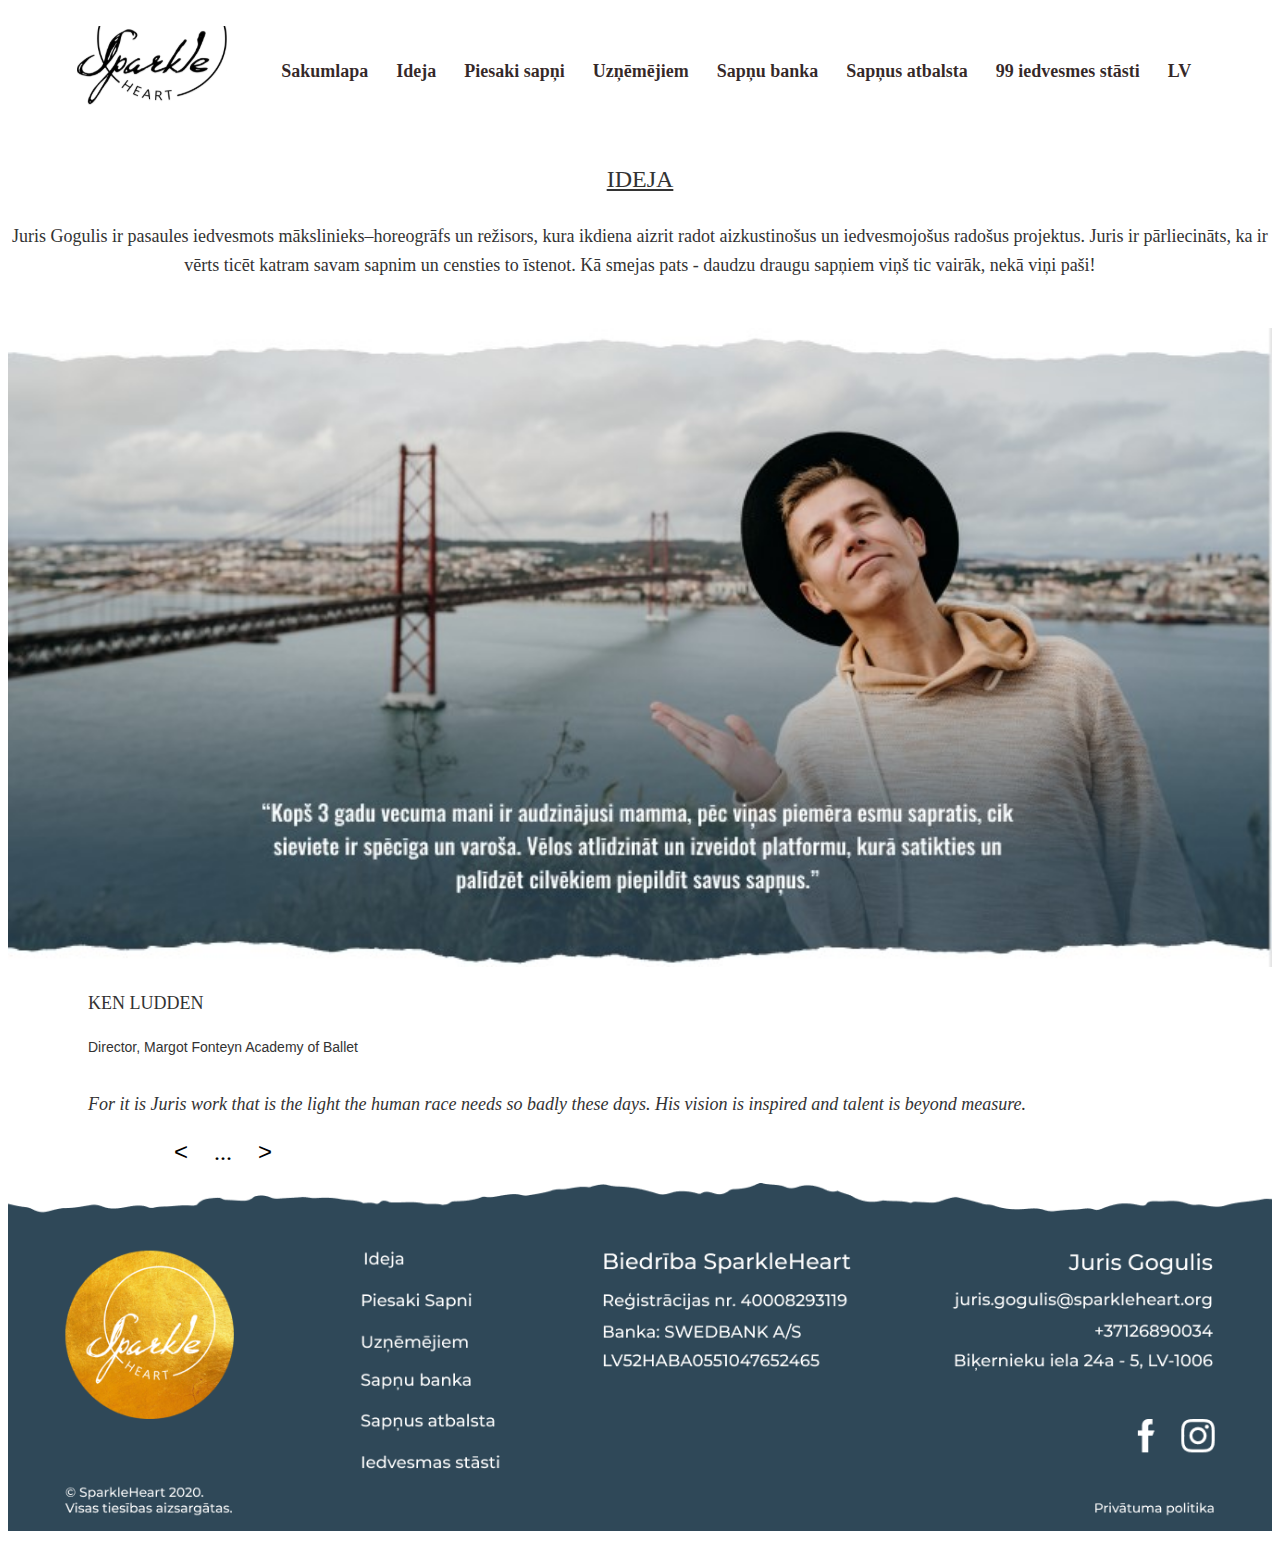
<file: Task_2_Aleksandrs_Bērziņš2/ideja.html>
<!DOCTYPE html>
<html lang="lv">

<head>
    <meta charset="UTF-8" />
    <meta name="viewport" content="width=device-width, initial-scale=1.0" />
    <title>Ideja</title>
    <link rel="stylesheet" href="assets/css/styles.css" />
    <link rel="preconnect" href="https://fonts.gstatic.com" />
    <link href="https://fonts.googleapis.com/css2?family=Poppins:wght@600&display=swap" rel="stylesheet" />
    <link rel="stylesheet" href="https://stackpath.bootstrapcdn.com/font-awesome/4.7.0/css/font-awesome.min.css" />
</head>

<body>
    <section class="header">
        <nav>
            <a href="index.html"><img src="assets\img\BlackLogo 3.svg" /></a>
            <div class="nav-links" id="navLinks">
                <i class="fa fa-times" onclick="hideMenu()"></i>
                <ul>
                    <li><a href="index.html">Sakumlapa</a></li>
                    <li><a href="ideja.html">Ideja</a></li>
                    <li><a href="piesaki sapni.html">Piesaki sapņi</a></li>
                    <li><a href="uznemejiem.html">Uzņēmējiem</a></li>
                    <li><a href="sapnu banka.html">Sapņu banka</a></li>
                    <li>
                        <a href="sapnus atbalsta.html">Sapņus atbalsta</a>
                    </li>
                    <li>
                        <a href="99iedvesmesstasti.html">99 iedvesmes stāsti</a>
                    </li>
                    <li><a href="lv.html">LV</a></li>
                </ul>
            </div>
            <i class="fa fa-bars" onclick="showMenu()"></i>
        </nav>
    </section>
    <div class="textbox h2">
        <p>IDEJA</p>
    </div>
    <div class="textbox h3">
        <p>
            Juris Gogulis ir pasaules iedvesmots
            mākslinieks–horeogrāfs un režisors, kura ikdiena aizrit
            radot aizkustinošus un iedvesmojošus radošus projektus.
            Juris ir pārliecināts, ka ir vērts ticēt katram savam
            sapnim un censties to īstenot. Kā smejas pats - daudzu
            draugu sapņiem viņš tic vairāk, nekā viņi paši!
        </p>
    </div>
    <div class="full-width-image">
        <img src="assets\img\Rectangle 38.jpg" alt="Rectangle 38" />
    </div>

    <div class="last-sentence bold">
        <p>Ken Ludden</p>
    </div>
    <div class="last-sentence normal">
        <p>
            Director, Margot Fonteyn Academy of Ballet</p>
    </div>
    <div class="last-sentence italic">
        <p>
            For it is Juris work that is the light the human race needs so
            badly these days. His vision is inspired and talent is beyond
            measure.</p>
    </div>
    <div class="button-container lr">
        <button class="button left-arrow">&lt;</button>
        <span class="dots">...</span>
        <button class="button right-arrow">&gt;</button>
    </div>
    <div class="full-width-image">

        <img src="assets\img\footer.png" alt="Footer" />
    </div>
    </div>
    </div>
    <!------JavaScript for Toggle Menu------->
    <script>
        var navLinks = document.getElementById("navLinks");

        function showMenu() {
            navLinks.style.right = "0";
        }

        function hideMenu() {
            navLinks.style.right = "-200px";
        }
    </script>
</body>

</html>
</file>
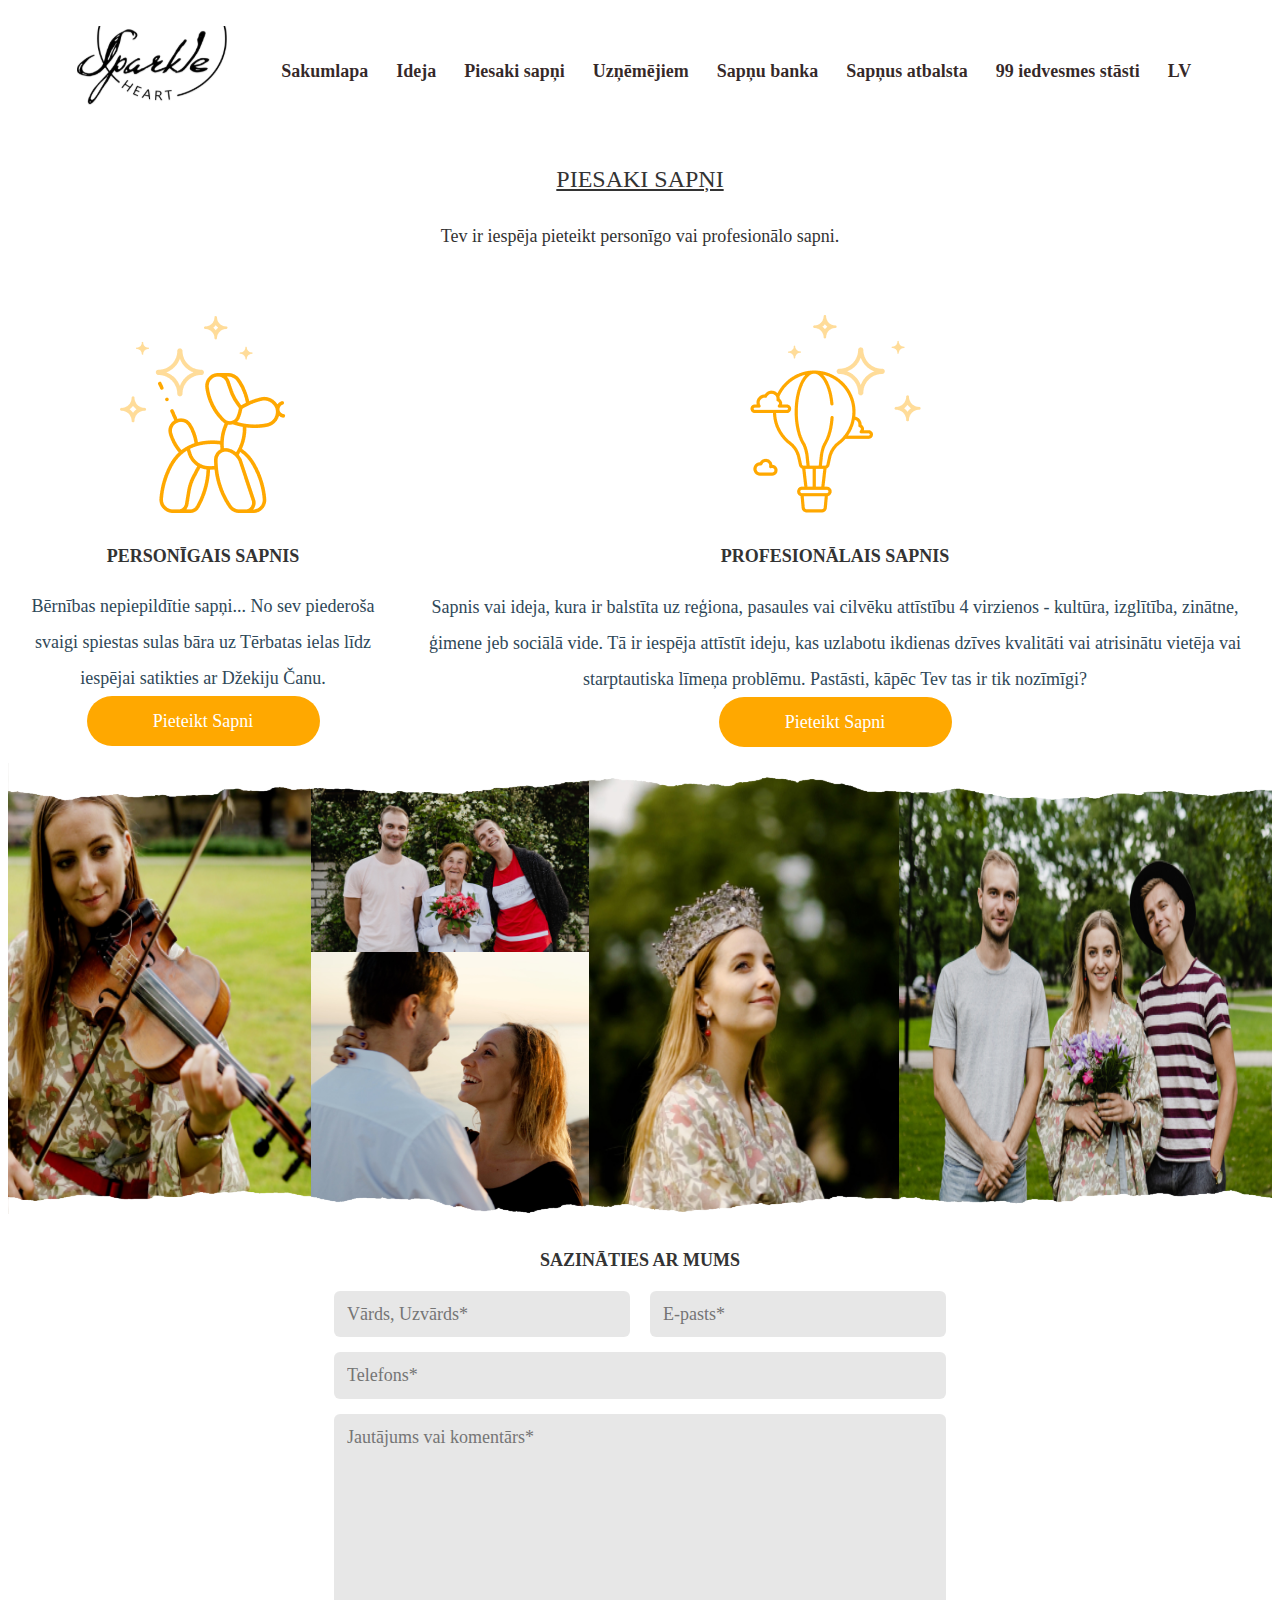
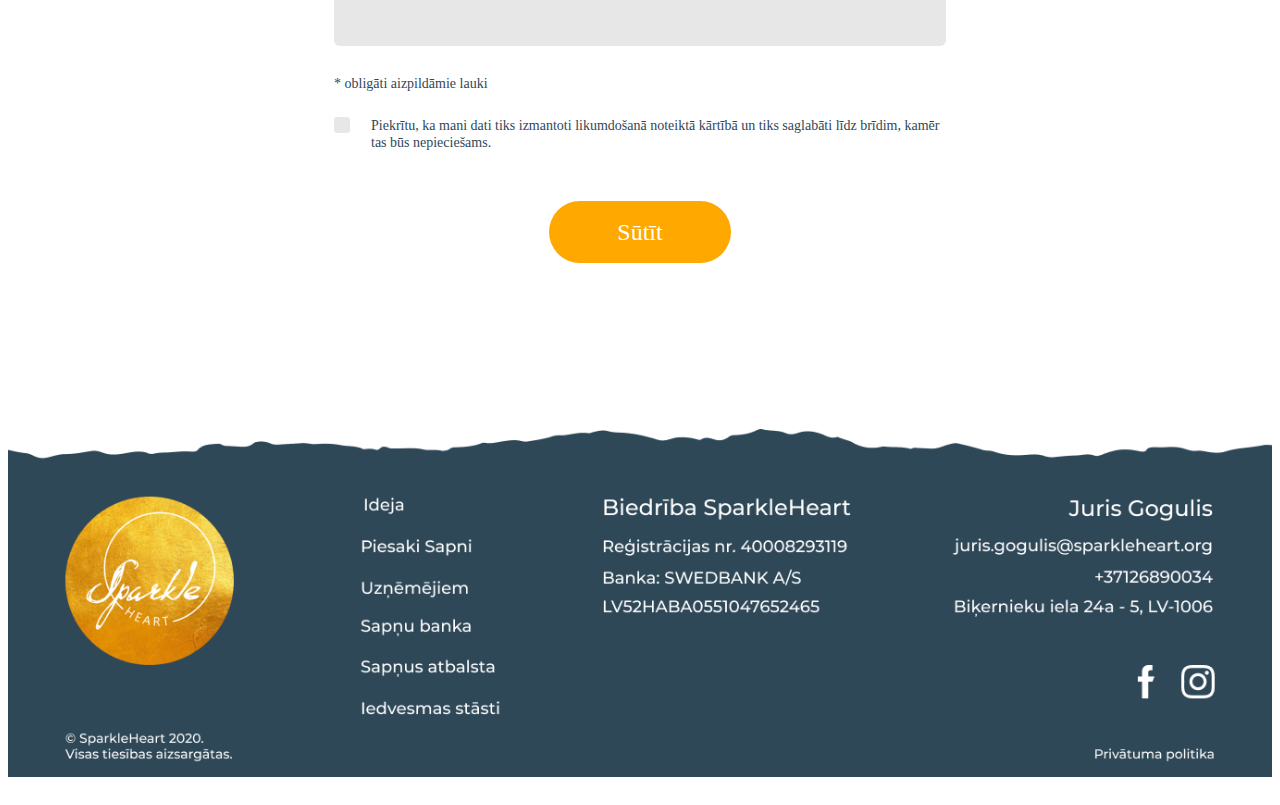
<file: Task_2_Aleksandrs_Bērziņš2/piesaki sapni.html>
<!DOCTYPE html>
<html lang="lv">

<head>
    <meta charset="UTF-8" />
    <meta name="viewport" content="width=device-width, initial-scale=1.0" />
    <title>Piesaki sapņi</title>
    <link rel="stylesheet" href="assets/css/styles.css" />
    <link rel="preconnect" href="https://fonts.gstatic.com" />
    <link href="https://fonts.googleapis.com/css2?family=Poppins:wght@600&display=swap" rel="stylesheet" />
    <link rel="stylesheet" href="https://stackpath.bootstrapcdn.com/font-awesome/4.7.0/css/font-awesome.min.css" />
</head>

<body>
    <section class="header">
        <nav>
            <a href="index.html"><img src="assets\img\BlackLogo 3.svg" /></a>
            <div class="nav-links" id="navLinks">
                <i class="fa fa-times" onclick="hideMenu()"></i>
                <ul>
                    <li><a href="index.html">Sakumlapa</a></li>
                    <li><a href="ideja.html">Ideja</a></li>
                    <li><a href="piesaki sapni.html">Piesaki sapņi</a></li>
                    <li><a href="uznemejiem.html">Uzņēmējiem</a></li>
                    <li><a href="sapnu banka.html">Sapņu banka</a></li>
                    <li>
                        <a href="sapnus atbalsta.html">Sapņus atbalsta</a>
                    </li>
                    <li>
                        <a href="99iedvesmesstasti.html">99 iedvesmes stāsti</a>
                    </li>
                    <li><a href="lv.html">LV</a></li>
                </ul>
            </div>
            <i class="fa fa-bars" onclick="showMenu()"></i>
        </nav>
    </section>
    <div class="textbox h2">
        <p>PIESAKI SAPŅI</p>
    </div>
    <div class="textbox h3">
        <p>
            Tev ir iespēja pieteikt personīgo vai profesionālo
            sapni.
        </p>
    </div>
    <div class="buttons-div">
        <div class="buttons-div-inner">
            <img src="assets\img\Group 12.png" alt="Group 12" />
            <p>PERSONĪGAIS SAPNIS</p>
            <div class="textbox-content">Bērnības nepiepildītie sapņi... No sev piederoša svaigi spiestas sulas bāra
                uz
                Tērbatas ielas līdz iespējai satikties ar Džekiju Čanu.</div>
            <div class="buttons-div-inner-buttons left">
                <a class="button">Pieteikt Sapni</a>
            </div>
        </div>
        <div class="buttons-div-inner">
            <img src="assets\img\Group 13.png" alt="Group 13" />
            <p>PROFESIONĀLAIS SAPNIS</p>
            <div class="textbox-content">Sapnis vai ideja, kura ir balstīta uz reģiona, pasaules vai cilvēku attīstību
                4
                virzienos - kultūra, izglītība, zinātne, ģimene jeb sociālā vide. Tā ir iespēja attīstīt ideju, kas
                uzlabotu ikdienas dzīves kvalitāti vai atrisinātu vietēja vai starptautiska līmeņa problēmu. Pastāsti,
                kāpēc Tev tas ir tik nozīmīgi?</div>
            <div class="buttons-div-inner-buttons">
                <a class="button">Pieteikt Sapni</a>
            </div>
        </div>
    </div>
    <img class="transition-top" src="assets/img/ripped 6 7.svg" />
    <div class="photos-div-col">
        <div class="photos-div-row">
            <img class="photo" id="photo1" src="assets\img\Lauma_4.jpg" />
            <div class="photos-inner" id="photo3">
                <img src="assets\img\Brinuma_meita-3.jpg" />
                <img src="assets\img\Anda_2.png" />
            </div>
            <img class="photo" id="photo2" src="assets\img\Lauma_3.jpg" />

            <img class="photo" id="photo4" src="assets\img\Brinuma_meita-2.jpg" />
        </div>
        <div>
            <img class="transition-bottom" src="assets/img/ripped 6 8.svg" />
        </div>
    </div>
    <div class="photos-div-mobile">
        <img src="assets/img/center_image_mobile.png" />
    </div>
    <div class="input-div">
        <p class="input-title">SAZINĀTIES AR MUMS</p>
        <div class="input-div-inner">
            <div class="input-div-row">
                <input id="input-name" type="text" placeholder="Vārds, Uzvārds*"></input>
                <input id="input-email" type="text" placeholder="E-pasts*"></input>
            </div>
            <input id="input-phone" type="text" placeholder="Telefons*"></input>
            <textarea id="input-question" placeholder="Jautājums vai komentārs*"></textarea>
            <p class="input-comment">* obligāti aizpildāmie lauki</p>

            <div class="input-accept">
                <div id="input-checkbox">
                    <input onchange="check()" id="accept-checkbox" type="checkbox"></input>
                </div>
                <p id="checkbox-text">Piekrītu, ka mani dati tiks izmantoti likumdošanā noteiktā kārtībā un tiks
                    saglabāti līdz brīdim, kamēr tas būs nepieciešams.</p>
            </div>
            <div class="buttons-div-inner">
                <div class="button-send">
                    <a class="button">Sūtīt</a>
                </div>
            </div>
        </div>
        <div class="full-width-image">
            <img src="assets\img\footer.png" alt="Footer" />
        </div>
    </div>
    </div>
    <!------JavaScript for Toggle Menu------->
    <script>
        var navLinks = document.getElementById("navLinks");

        function showMenu() {
            navLinks.style.right = "0";
        }

        function hideMenu() {
            navLinks.style.right = "-200px";
        }
    </script>
    <!------JavaScript for checkbox------->
    <script src="assets\js\script1.js"></script>
</body>

</html>
</file>
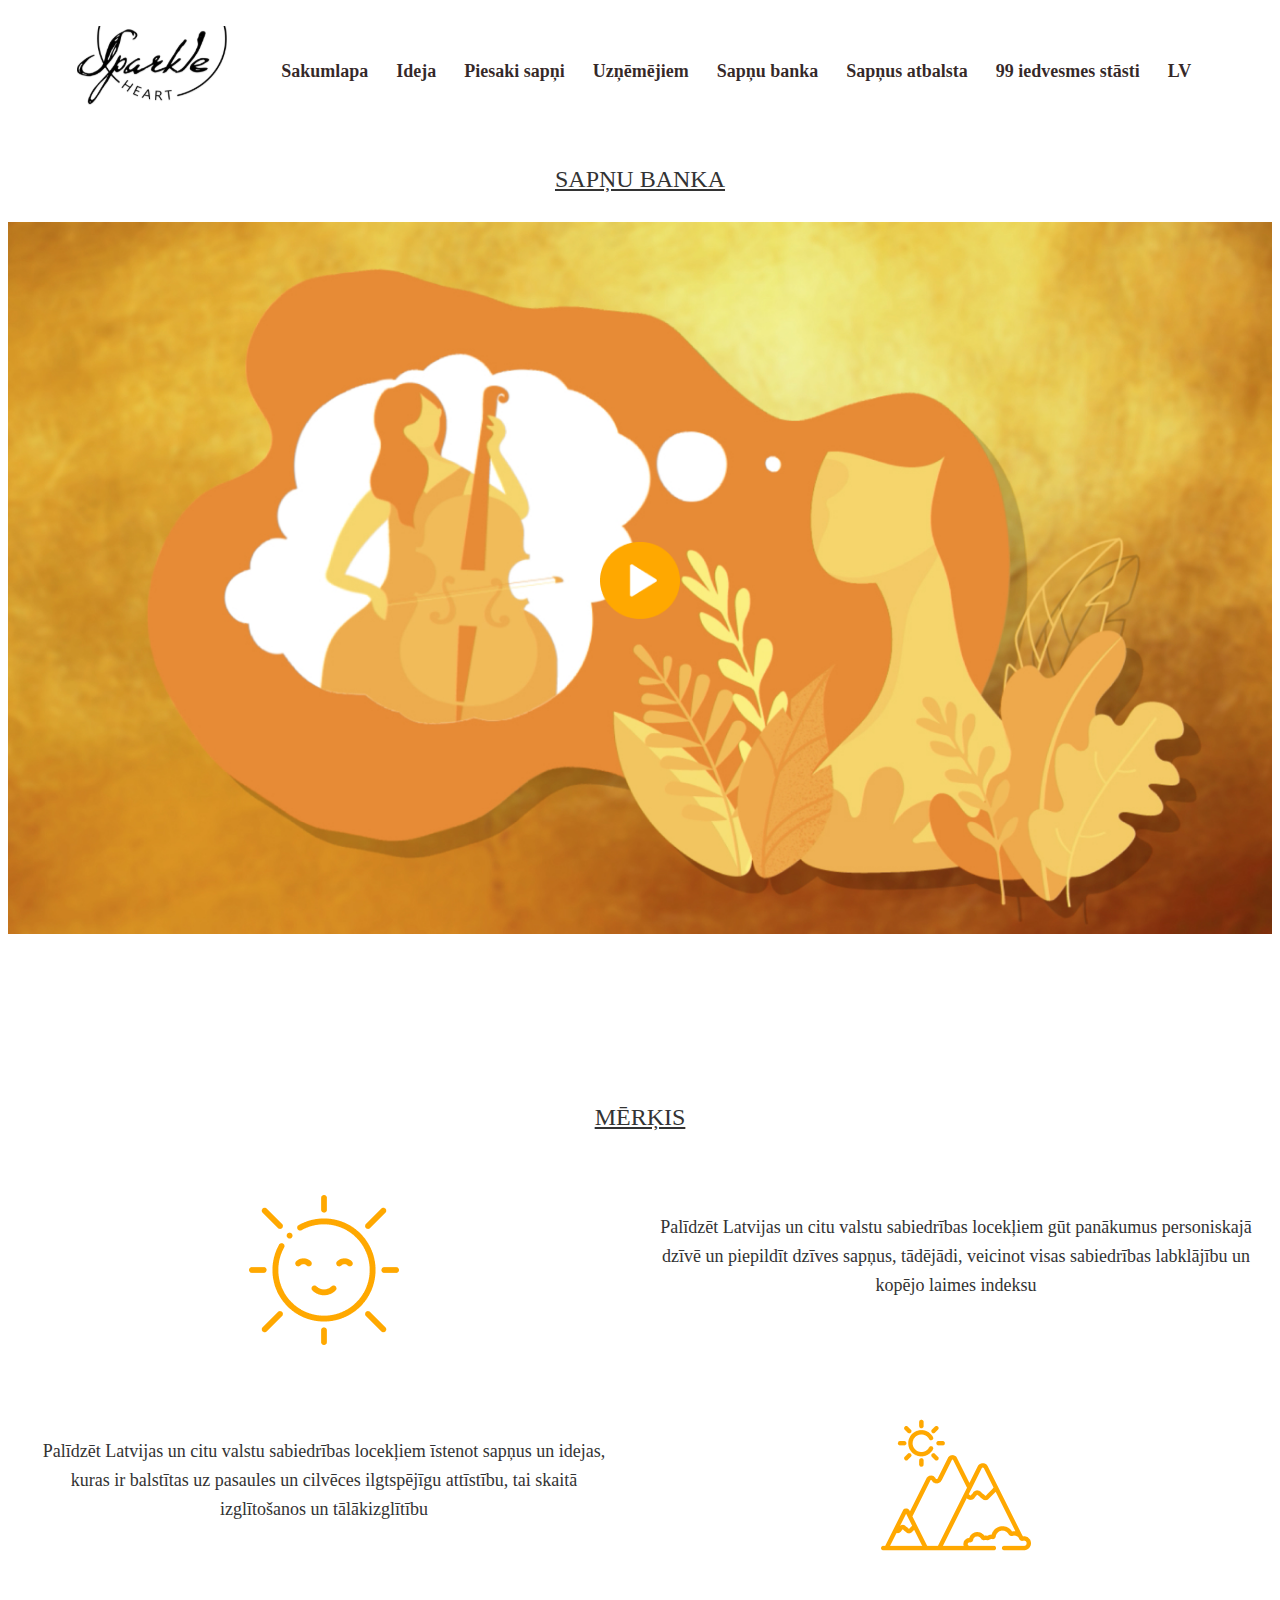
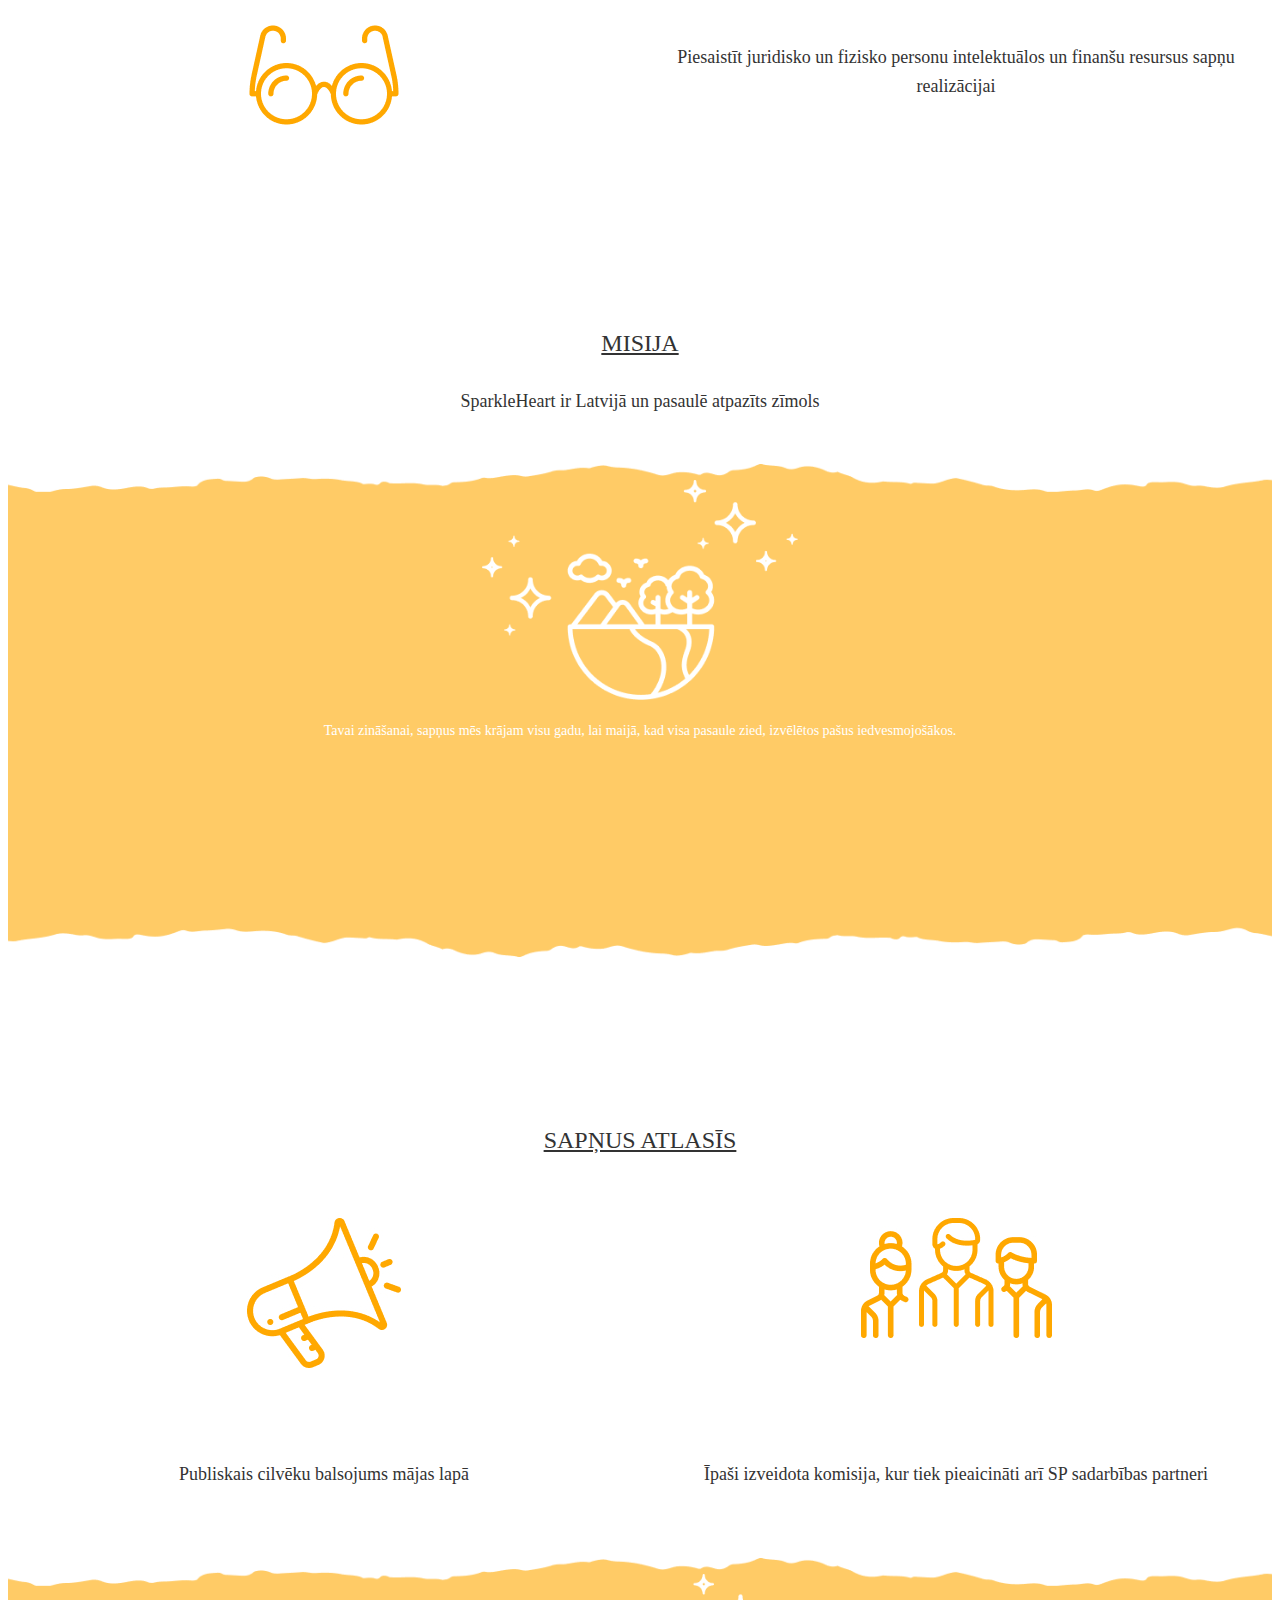
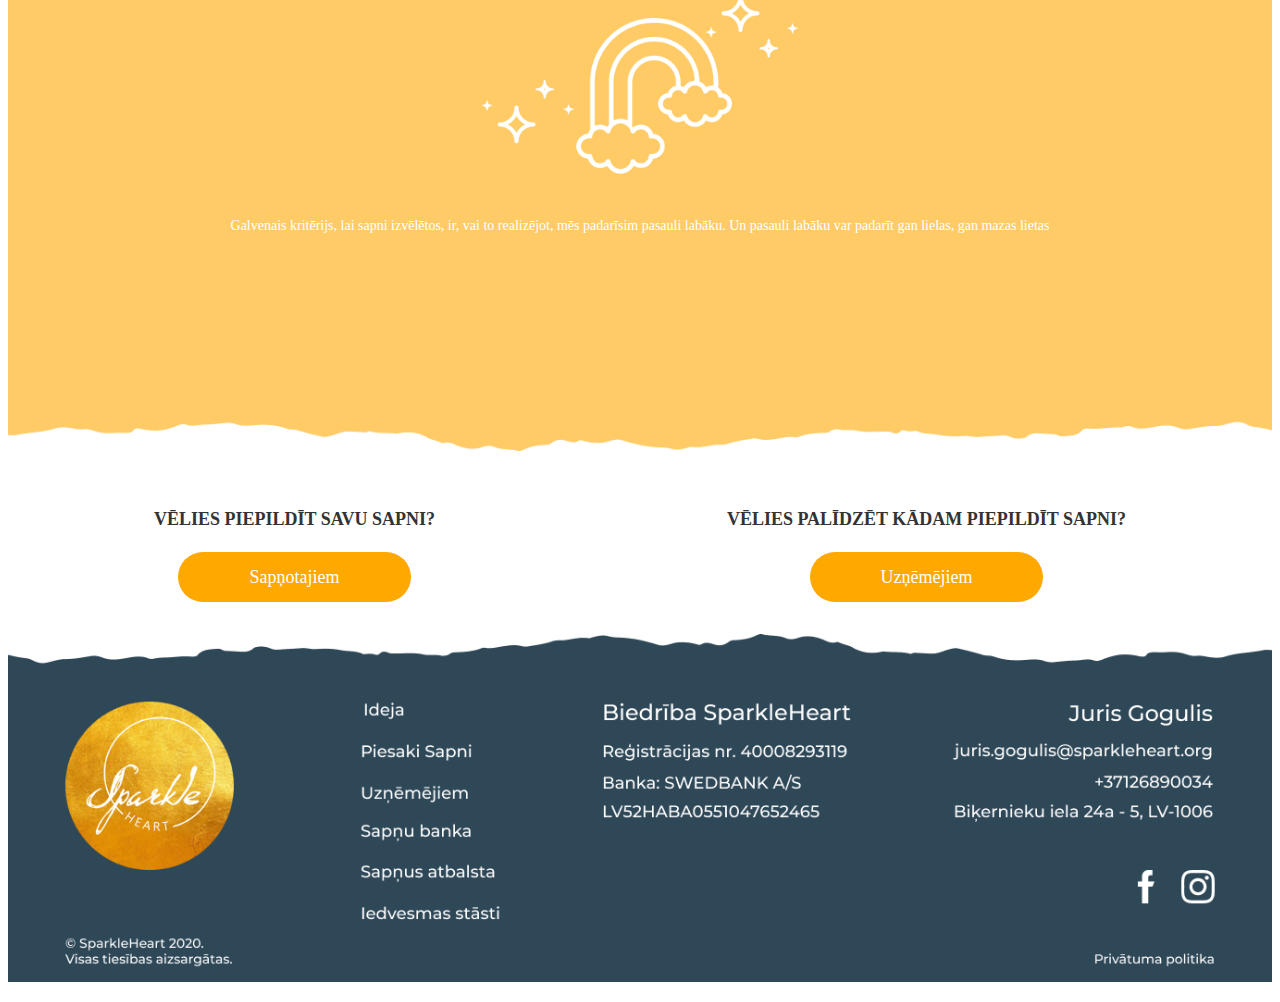
<file: Task_2_Aleksandrs_Bērziņš2/sapnu banka.html>
<!DOCTYPE html>
<html lang="lv">

<head>
    <meta charset="UTF-8" />
    <meta name="viewport" content="width=device-width, initial-scale=1.0" />
    <title>Sapņu banka</title>
    <link rel="stylesheet" href="assets/css/styles.css" />
    <link rel="preconnect" href="https://fonts.gstatic.com" />
    <link href="https://fonts.googleapis.com/css2?family=Poppins:wght@600&display=swap" rel="stylesheet" />
    <link rel="stylesheet" href="https://stackpath.bootstrapcdn.com/font-awesome/4.7.0/css/font-awesome.min.css" />
</head>

<body>
    <section class="header">
        <nav>
            <a href="index.html"><img src="assets\img\BlackLogo 3.svg" /></a>
            <div class="nav-links" id="navLinks">
                <i class="fa fa-times" onclick="hideMenu()"></i>
                <ul>
                    <li><a href="index.html">Sakumlapa</a></li>
                    <li><a href="ideja.html">Ideja</a></li>
                    <li><a href="piesaki sapni.html">Piesaki sapņi</a></li>
                    <li><a href="uznemejiem.html">Uzņēmējiem</a></li>
                    <li><a href="sapnu banka.html">Sapņu banka</a></li>
                    <li>
                        <a href="sapnus atbalsta.html">Sapņus atbalsta</a>
                    </li>
                    <li>
                        <a href="99iedvesmesstasti.html">99 iedvesmes stāsti</a>
                    </li>
                    <li><a href="lv.html">LV</a></li>
                </ul>
            </div>
            <i class="fa fa-bars" onclick="showMenu()"></i>
        </nav>
    </section>
    <div class="textbox h2">
        <p>SAPŅU BANKA</p>
    </div>
    <div class="full-width-image">
        <img src="assets\img\instruments.jpg" alt="instruments" />
        <div class="play-button">
            <img src="assets/img/Group 2.png" alt="Play Button" id="play-button" />
        </div>
    </div>
    <div class="textbox h2">
        <p>MĒRĶIS</p>
    </div>
    <div class="container1">
        <div class="column1">
            <img src="assets\img\Vector.png" alt="Saule">
        </div>
        <div class="column1">
            <p>Palīdzēt Latvijas un citu valstu sabiedrības locekļiem gūt panākumus personiskajā dzīvē un piepildīt
                dzīves sapņus, tādējādi, veicinot visas sabiedrības labklājību un kopējo laimes indeksu</p>
        </div>
    </div>
    <div class="container1">
        <div class="column1">
            <p>Palīdzēt Latvijas un citu valstu sabiedrības locekļiem īstenot sapņus un idejas, kuras ir balstītas uz
                pasaules un cilvēces ilgtspējīgu attīstību, tai skaitā izglītošanos un tālākizglītību</p>
        </div>
        <div class="column1">
            <img src="assets\img\Vector (1).png" alt="Kalns">
        </div>
    </div>
    <div class="container1">
        <div class="column1">
            <img src="assets\img\Vector (2).png" alt="Brilles">
        </div>
        <div class="column1">
            <p>Piesaistīt juridisko un fizisko personu intelektuālos un finanšu resursus sapņu realizācijai</p>
        </div>
    </div>
    <div class="textbox h2">
        <p>MISIJA</p>
    </div>
    <div class="textbox h3">
        <p>
            SparkleHeart ir Latvijā un pasaulē atpazīts zīmols
        </p>
    </div>
    <div class="image-container">
        <div class="full-width-image">
            <img src="assets\img\Union.png" alt="Union" />
        </div>
        <img class="overlay-image" src="assets\img\Group 14.png" alt="Group 14" />
        <div class="image-text">
            Tavai zināšanai, sapņus mēs krājam visu gadu, lai maijā, kad
            visa pasaule zied, izvēlētos pašus iedvesmojošākos.
        </div>
    </div>
    <div class="textbox h2">
        <p>SAPŅUS ATLASĪS</p>
    </div>
    <div class="container1">
        <div class="column1">
            <img src="assets\img\Vector6.jpg" alt="Mikrofons">
        </div>
        <div class="column1">
            <img src="assets\img\Vector7.jpg" alt="Cilveki">
        </div>
    </div>
    <div class="container1">
        <div class="column1">
            <p>Publiskais cilvēku balsojums mājas lapā</p>
        </div>
        <div class="column1">
            <p>Īpaši izveidota komisija, kur tiek pieaicināti arī SP sadarbības partneri</p>
        </div>
    </div>
    <div class="image-container">
        <div class="full-width-image">
            <img src="assets\img\Union.png" alt="Union" />
        </div>
        <img class="overlay-image" src="assets\img\Group 15.png" alt="Group 15" />
        <div class="image-text">
            Galvenais kritērijs, lai sapni izvēlētos, ir, vai to realizējot,
            mēs padarīsim pasauli labāku. Un pasauli labāku var padarīt gan
            lielas, gan mazas lietas
        </div>
    </div>
    <div class="buttons-div">
        <div class="buttons-div-inner">
            <p>VĒLIES PIEPILDĪT SAVU SAPNI?</p>
            <div class="buttons-div-inner-buttons left">
                <a class="button">Sapņotajiem</a>
            </div>
        </div>
        <div class="buttons-div-inner">
            <p>VĒLIES PALĪDZĒT KĀDAM PIEPILDĪT SAPNI?</p>
            <div class="buttons-div-inner-buttons">
                <a class="button">Uzņēmējiem</a>
            </div>
        </div>
    </div>
    <div class="full-width-image">
        <img src="assets\img\footer.png" alt="Footer" />
    </div>
    </div>
    </div>

    <!------JavaScript for Toggle Menu------->
    <script>
        var navLinks = document.getElementById("navLinks");

        function showMenu() {
            navLinks.style.right = "0";
        }

        function hideMenu() {
            navLinks.style.right = "-200px";
        }
    </script>
</body>

</html>
</file>
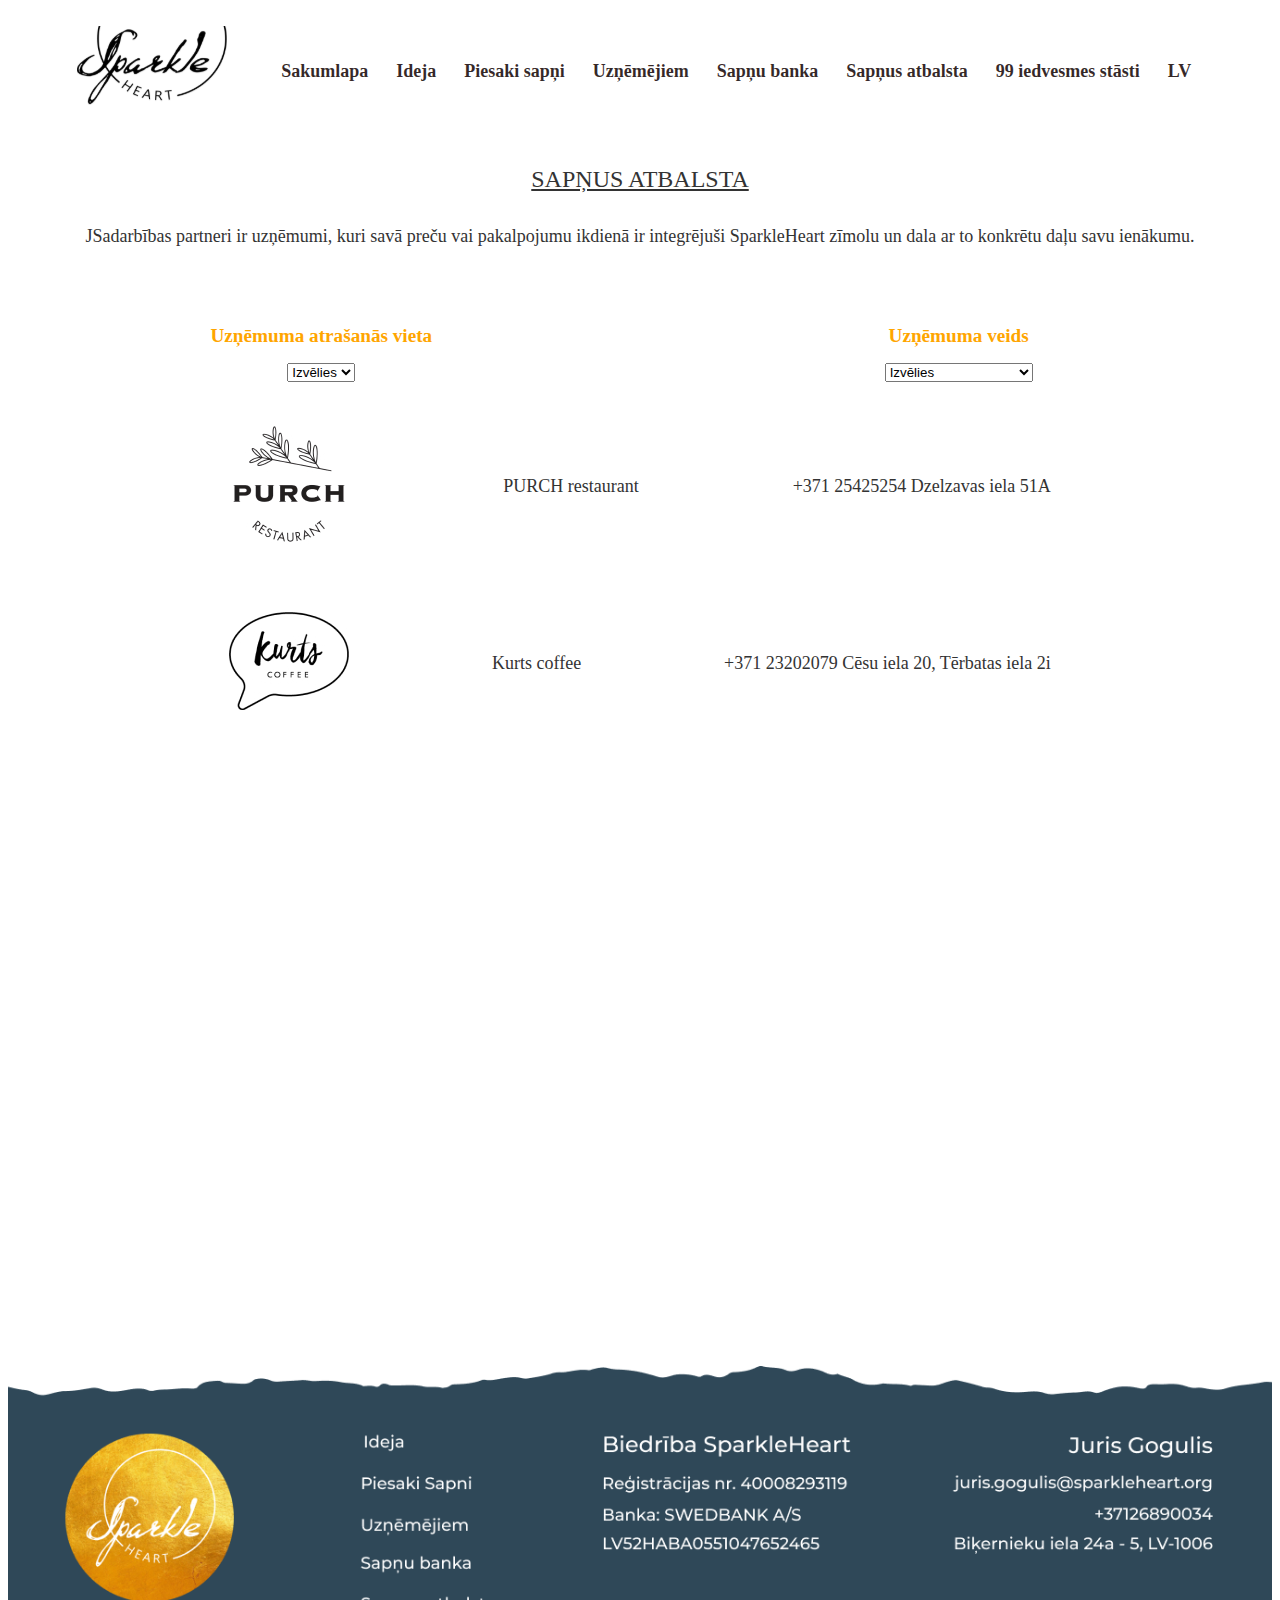
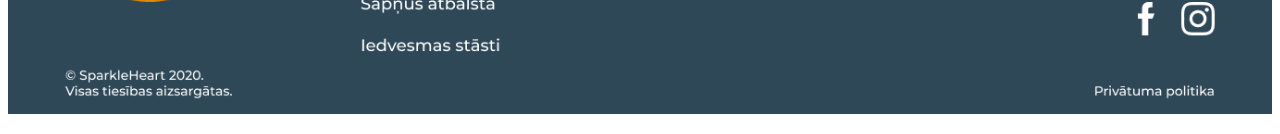
<file: Task_2_Aleksandrs_Bērziņš2/sapnus atbalsta.html>
<!DOCTYPE html>
<html lang="lv">

<head>
    <meta charset="UTF-8" />
    <meta name="viewport" content="width=device-width, initial-scale=1.0" />
    <title>Sapņus atbalsta</title>
    <link rel="stylesheet" href="assets/css/styles.css" />
    <link rel="preconnect" href="https://fonts.gstatic.com" />
    <link href="https://fonts.googleapis.com/css2?family=Poppins:wght@600&display=swap" rel="stylesheet" />
    <link rel="stylesheet" href="https://stackpath.bootstrapcdn.com/font-awesome/4.7.0/css/font-awesome.min.css" />
</head>

<body>
    <section class="header">
        <nav>
            <a href="index.html"><img src="assets\img\BlackLogo 3.svg" /></a>
            <div class="nav-links" id="navLinks">
                <i class="fa fa-times" onclick="hideMenu()"></i>
                <ul>
                    <li><a href="index.html">Sakumlapa</a></li>
                    <li><a href="ideja.html">Ideja</a></li>
                    <li><a href="piesaki sapni.html">Piesaki sapņi</a></li>
                    <li><a href="uznemejiem.html">Uzņēmējiem</a></li>
                    <li><a href="sapnu banka.html">Sapņu banka</a></li>
                    <li>
                        <a href="sapnus atbalsta.html">Sapņus atbalsta</a>
                    </li>
                    <li>
                        <a href="99iedvesmesstasti.html">99 iedvesmes stāsti</a>
                    </li>
                    <li><a href="lv.html">LV</a></li>
                </ul>
            </div>
            <i class="fa fa-bars" onclick="showMenu()"></i>
        </nav>
    </section>
    <div class="textbox h2">
        <p>SAPŅUS ATBALSTA</p>
    </div>
    <div class="textbox h3">
        <p>
            JSadarbības partneri ir uzņēmumi, kuri savā preču vai
            pakalpojumu ikdienā ir integrējuši SparkleHeart zīmolu
            un dala ar to konkrētu daļu savu ienākumu.
        </p>
    </div>
    <div class="column-container8">
        <div class="column8">
            <h2>Uzņēmuma atrašanās vieta</h2>
            <select id="locationDropdown">
                <option value="" disabled selected>Izvēlies</option>
                <option value="address1">Rīga</option>
                <option value="address2">Jelgava</option>
                <option value="address3">Ogre</option>
            </select>
        </div>
        <div class="column8">
            <h2>Uzņēmuma veids</h2>
            <select id="typeDropdown">
                <option value="" disabled selected>Izvēlies</option>
                <optgroup label="Ēdināšana">
                    <option value="type1">PURCH restaurant</option>
                    <option value="type2">Kurts coffee</option>
                    <option value="type3">Akropole</option>
                </optgroup>
            </select>
        </div>
    </div>
    <div class="container5">
        <div class="column image-column5">
            <img src="assets\img\IMG-5633 1.jpg" alt="IMG-5633" />
        </div>
        <div class="column text-column5">
            <p>PURCH restaurant</p>
        </div>
        <div class="column text-column5">
            <p>+371 25425254 Dzelzavas iela 51A</p>
        </div>
    </div>
    <div class="container5">
        <div class="column image-column5">
            <img src="assets\img\JAUNS LOGO-KURTS 1.jpg" alt="JAUNS LOGO-KURTS" />
        </div>
        <div class="column text-column5">
            <p>Kurts coffee</p>
        </div>
        <div class="column text-column5">
            <p>+371 23202079 Cēsu iela 20, Tērbatas iela 2i</p>
        </div>
    </div>
    <div class="map-container2">
        <iframe
            src="https://www.google.com/maps/embed?pb=!1m14!1m12!1m3!1d34804.95356843644!2d23.6104657!3d56.96062905!2m3!1f0!2f0!3f0!3m2!1i1024!2i768!4f13.1!5e0!3m2!1sru!2slv!4v1694283465748!5m2!1sru!2slv"
            width="100%" height="600" style="border: 0" allowfullscreen="" loading="lazy"
            referrerpolicy="no-referrer-when-downgrade"></iframe>
    </div>
    <div class="map-container2"></div>

    <div class="full-width-image">
        <img src="assets\img\footer.png" alt="Footer" />
    </div>
    </div>
    </div>
    <!------JavaScript for Google maps------->
    <script src="assets\js\theme.js"></script>

    <!------JavaScript for Toggle Menu------->
    <script>
        var navLinks = document.getElementById("navLinks");

        function showMenu() {
            navLinks.style.right = "0";
        }

        function hideMenu() {
            navLinks.style.right = "-200px";
        }
    </script>
</body>

</html>
</file>
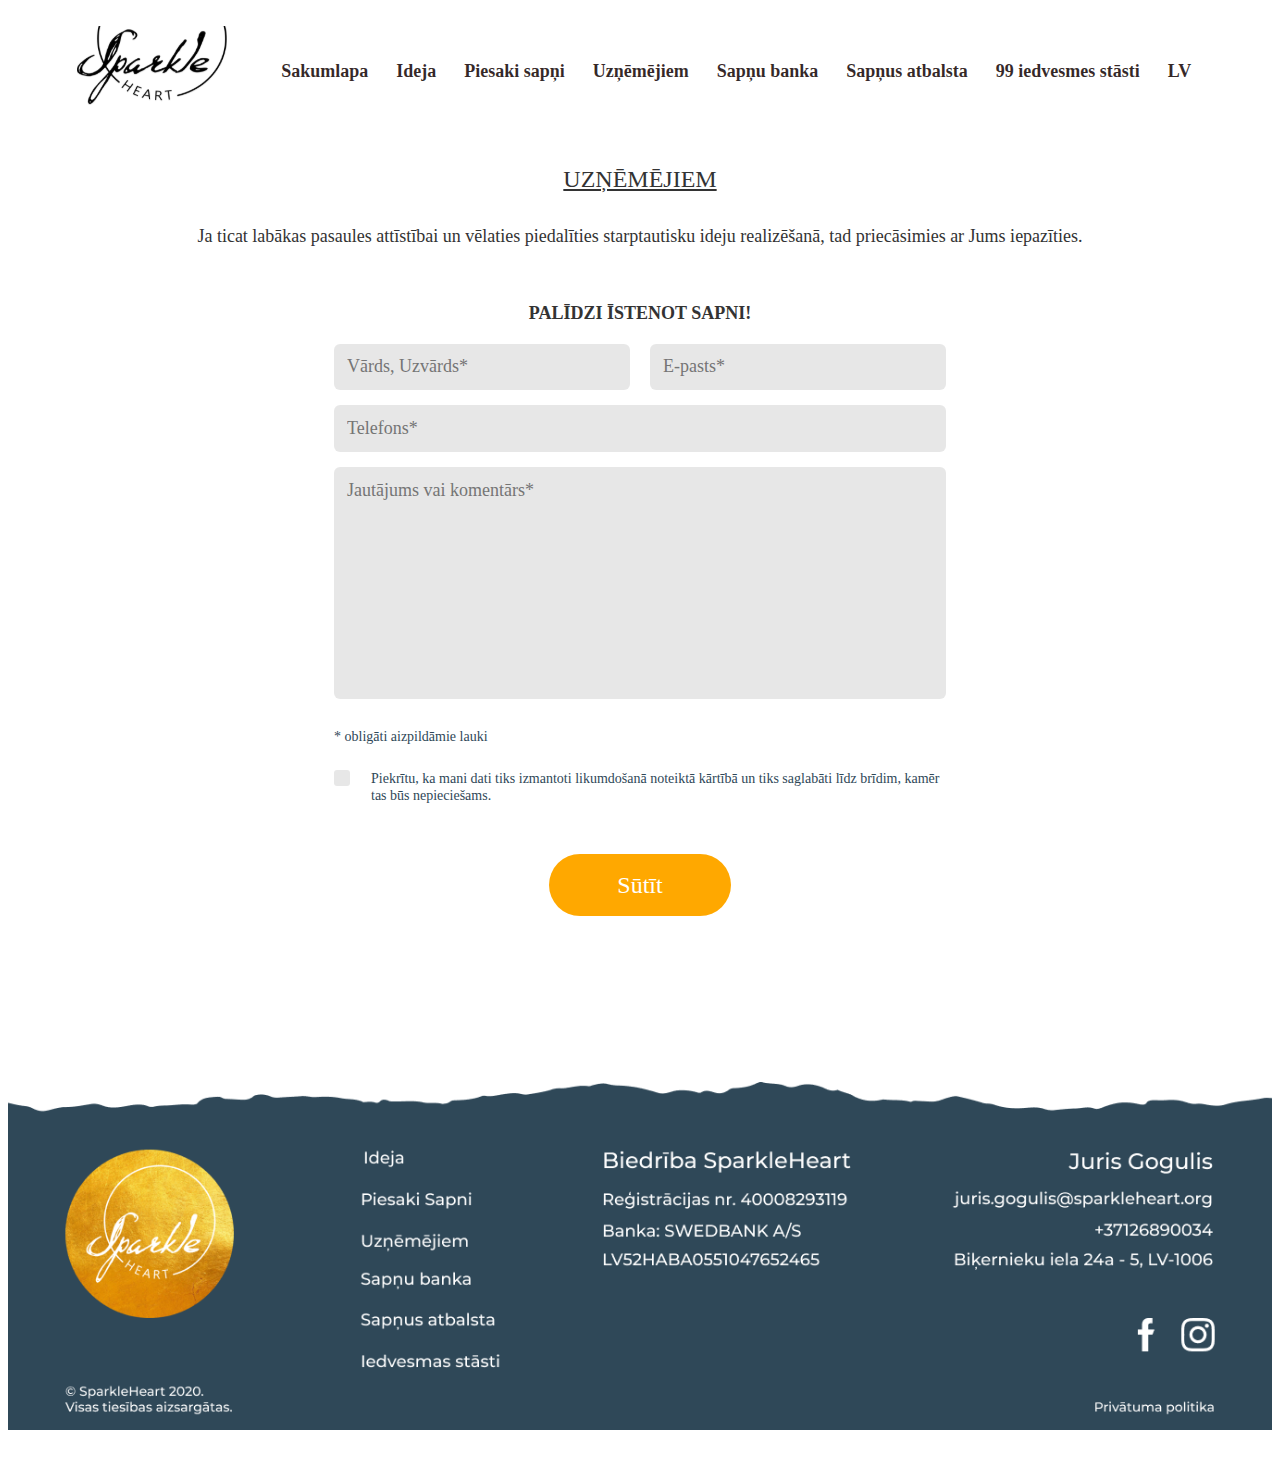
<file: Task_2_Aleksandrs_Bērziņš2/uznemejiem.html>
<!DOCTYPE html>
<html lang="lv">

<head>
    <meta charset="UTF-8" />
    <meta name="viewport" content="width=device-width, initial-scale=1.0" />
    <title>Uzņēmējiem</title>
    <link rel="stylesheet" href="assets/css/styles.css" />
    <link rel="preconnect" href="https://fonts.gstatic.com" />
    <link href="https://fonts.googleapis.com/css2?family=Poppins:wght@600&display=swap" rel="stylesheet" />
    <link rel="stylesheet" href="https://stackpath.bootstrapcdn.com/font-awesome/4.7.0/css/font-awesome.min.css" />
</head>

<body>
    <section class="header">
        <nav>
            <a href="index.html"><img src="assets\img\BlackLogo 3.svg" /></a>
            <div class="nav-links" id="navLinks">
                <i class="fa fa-times" onclick="hideMenu()"></i>
                <ul>
                    <li><a href="index.html">Sakumlapa</a></li>
                    <li><a href="ideja.html">Ideja</a></li>
                    <li><a href="piesaki sapni.html">Piesaki sapņi</a></li>
                    <li><a href="uznemejiem.html">Uzņēmējiem</a></li>
                    <li><a href="sapnu banka.html">Sapņu banka</a></li>
                    <li>
                        <a href="sapnus atbalsta.html">Sapņus atbalsta</a>
                    </li>
                    <li>
                        <a href="99iedvesmesstasti.html">99 iedvesmes stāsti</a>
                    </li>
                    <li><a href="lv.html">LV</a></li>
                </ul>
            </div>
            <i class="fa fa-bars" onclick="showMenu()"></i>
        </nav>
    </section>
    <div class="textbox h2">
        <p>UZŅĒMĒJIEM</p>
    </div>
    <div class="textbox h3">
        <p>
            Ja ticat labākas pasaules attīstībai un vēlaties piedalīties starptautisku ideju realizēšanā, tad
            priecāsimies ar Jums iepazīties.
        </p>
    </div>
    <div class="input-div">
        <p class="input-title">PALĪDZI ĪSTENOT SAPNI!</p>
        <div class="input-div-inner">
            <div class="input-div-row">
                <input id="input-name" type="text" placeholder="Vārds, Uzvārds*"></input>
                <input id="input-email" type="text" placeholder="E-pasts*"></input>
            </div>
            <input id="input-phone" type="text" placeholder="Telefons*"></input>
            <textarea id="input-question" placeholder="Jautājums vai komentārs*"></textarea>
            <p class="input-comment">* obligāti aizpildāmie lauki</p>

            <div class="input-accept">
                <div id="input-checkbox">
                    <input onchange="check()" id="accept-checkbox" type="checkbox"></input>
                </div>
                <p id="checkbox-text">Piekrītu, ka mani dati tiks izmantoti likumdošanā noteiktā kārtībā un tiks
                    saglabāti līdz brīdim, kamēr tas būs nepieciešams.</p>
            </div>
            <div class="buttons-div-inner">
                <div class="button-send">
                    <a class="button">Sūtīt</a>
                </div>
            </div>
        </div>
        <div class="full-width-image">
            <img src="assets\img\footer.png" alt="Footer" />
        </div>
    </div>
    <!------JavaScript for Toggle Menu------->
    <script>
        var navLinks = document.getElementById("navLinks");

        function showMenu() {
            navLinks.style.right = "0";
        }

        function hideMenu() {
            navLinks.style.right = "-200px";
        }
    </script>
    <!------JavaScript for checkbox------->
    <script src="assets\js\script1.js"></script>
</body>

</html>
</file>
<file: Task_2_Aleksandrs_Bērziņš2/assets/css/styles.css>
nav {
	position: fixed;
	top: 0;
	left: 0;
	right: 0;
	background-color: #fff;
	z-index: 999;
	display: flex;
	padding: 2% 6%;
	justify-content: space-between;
	align-items: center;
	transition: 0.5s;
}

nav img {
	width: 150px;
}

.nav-links {
	flex: 1;
	text-align: right;
}

.nav-links ul li {
	list-style: none;
	display: inline-block;
	padding: 8px 12px;
	position: relative;
}

.nav-links ul li a {
	color: #100101d8;
	text-decoration: none;
	font-family: Geprgia;
	font-weight: bold;
	font-size: 18px;
}

.nav-links ul li::after {
	content: '';
	width: 0%;
	height: 2px;
	background: #f44336;
	display: block;
	margin: auto;
	transition: 0.5s;
}

.nav-links ul li:hover::after {
	width: 100%;
}

.text-box {
	width: 90%;
	color: #0e0101;
	position: absolute;
	top: 50%;
	left: 50%;
	transform: translate(-50%, -50%);
	text-align: center;
}

.text-box h1 {
	font-size: 62px;
}

.text-box p {
	margin: 10px 0 40px;
	font-size: 14px;
	color: black;
}

.hero-btn {
	display: inline-block;
	text-decoration: none;
	color: black;
	border: 1px solid black;
	padding: 12px 34px;
	font-size: 13px;
	background: transparent;
	position: relative;
	cursor: pointer;
}

.hero-btn:hover {
	border: 1px solid #f44336;
	background: #f44336;
	transition: 1s;
}

nav .fa {
	display: none;
}

@media(max-width: 700px) {
	.text-box h1 {
		font-size: 20px;
	}

	.nav-links ul li {
		display: block;
	}

	.nav-links {
		position: fixed;
		background: #FFA800;
		height: 100vh;
		width: 200px;
		top: 0;
		right: -200px;
		text-align: left;
		z-index: 3;
		transition: 1s;
	}

	nav .fa {
		display: block;
		color: black;
		margin: 10px;
		font-size: 22px;
		cursor: pointer;
	}

	.nav-links ul {
		padding: 30px;
	}
}

.transition-top,
.transition-first {
	position: absolute;
	width: 100%;
	z-index: 3;
}

@media only screen and (max-width: 768px) {
	.transition-first {
		min-width: auto !important;
		margin-top: -5px !important;
	}

	.transition-top {
		min-width: auto !important;
		margin-top: -1px !important;
	}
}

.content {
	max-width: 100%;
	display: flex;
	justify-content: center;
	align-items: center;
	height: 100vh;
}

.image-container {
	position: relative;
}

.image-container img {
	max-width: 100%;
	max-height: 100%;
}

.play-button {
	position: absolute;
	top: 50%;
	left: 50%;
	transform: translate(-50%, -50%);
	cursor: pointer;
	z-index: 2;
	width: 80px;
	height: 80px;
	display: flex;
	justify-content: center;
	align-items: center;
}

.video-container {
	max-width: 100%;
	max-height: 100%;
	overflow: hidden;
	position: relative;
}

#video {
	position: absolute;
	max-width: 100%;
	transform: translate(-50%, -50%);
	max-width: 100%;
	max-height: 100%;
}

@media (max-width: 768px) {
	.image-container {
		max-width: 100%;
	}

	#video-container video {
		max-width: 100%;
		height: auto;
	}
}

.center-text-div {
	width: 100%;
	text-align: center;
	align-items: center;
}

.center-text {
	font-family: Montserrat;
	font-style: normal;
	font-weight: normal;
	font-size: 18px;
	line-height: 22px;
	margin: auto;
	padding: 150px 0;
	width: 47.2%;
	color: #2F4858;
}

@media only screen and (max-width: 768px) {
	.center-text {
		width: 79.2% !important;
		padding: 160px 0 !important;
	}
}

@media only screen and (max-width: 630px) {
	.center-text {
		padding: 80px 0 !important;
		font-size: 12px !important;
		line-height: 15px !important;
	}
}

.photos-div-mobile {
	display: none;
}

@media only screen and (max-width: 630px) {
	.photos-div-mobile {
		display: inline;
		width: 100%;
	}

	.photos-div-mobile img {
		width: 100%;
	}
}

.photos-div-row {
	display: flex;
	flex-direction: row;
	width: 100%;
}

.photos-div-col {
	display: flex;
	flex-direction: column;
	width: 100%;
}

@media only screen and (max-width: 630px) {
	.photos-div-col {
		display: none;
	}
}

.photos-inner {
	display: flex;
	flex-direction: column;
	padding-top: 1%;
}

#photo1 {
	width: 24%;
}

#photo2 {
	width: 24.5%;
}

#photo3 {
	width: 22%;
}

#photo4 {
	width: 29.5%;
}

.transition-bottom {
	position: absolute;
	width: 100%;
	z-index: 3;
	margin-top: -3%;
}

@media only screen and (max-width: 768px) {
	.transition-bottom {
		min-width: auto !important;
		margin-top: -3% !important;
	}
}

.buttons-div {
	padding: 1rem 0;
	display: flex;
	flex-direction: row;
	align-items: center;
	width: 100%;
}

@media only screen and (max-width: 671px) {
	.buttons-div {
		width: 79.2% !important;
		margin: auto;
		justify-content: center;
	}

	.buttons-div div:first-child {
		margin: 0 min(18.5%, 10px) 0 0 !important;
		font-size: 18px !important;
	}

	.buttons-div div:last-child {
		font-size: 18px !important;
	}

	.buttons-div-inner-buttons.left {
		margin-top: 86px !important;
	}
}

@media only screen and (max-width: 630px) {
	.buttons-div {
		flex-direction: column !important;
	}

	.buttons-div-inner-buttons.left {
		margin-top: 0 !important;
		margin-bottom: 80px;
	}

	.buttons-div-inner-buttons {
		margin-top: 10px !important;
	}
}

.buttons-div-inner {
	font-family: Oswald;
	font-style: normal;
	font-weight: bold;
	font-size: 24px;
	line-height: 36px;
	text-align: center;
	margin: auto;
	color: #2F4858;
}

@media only screen and (max-width: 768px) {
	.buttons-div-inner p {
		padding: 5px !important;
	}
}

.buttons-div-inner-buttons {
	font-family: Montserrat;
	font-style: normal;
	font-weight: 500;
	font-size: 18px;
	line-height: 50px;
	text-align: center;
	margin: auto;
	width: 233px;
	height: 50px;
	background-color: #FFA800;
	border-radius: 25px;
	color: #fff;
	transition: all .2s ease-in-out;
}

@media only screen and (max-width: 768px) {
	.buttons-div-inner-buttons:hover {
		transform: none !important;
		background-color: #FFA800 !important;
	}
}

.buttons-div-inner-buttons:hover {
	cursor: pointer;
	transform: scale(1.1, 1.1);
	background-color: #FFDA16;
}

.input-div {
	align-items: center;
	font-family: Oswald;

	font-weight: bold;
	font-size: 30px;
	line-height: 44px;
	text-align: center;
	margin-top: 2rem;
	color: #2F4858;
}

.input-title {
	margin-bottom: 1rem;
}

.input-div-inner {
	display: flex;
	flex-direction: column;
	margin: auto;
	width: 612px;
}

@media only screen and (max-width: 768px) {
	.input-div-inner {
		width: 608px !important;
	}
}

@media only screen and (max-width: 630px) {
	.input-div-inner {
		padding: 0 20px !important;
		width: auto !important;
	}
}

.input-div-row {
	display: flex;
	flex-direction: row;
}

@media only screen and (max-width: 630px) {
	.input-div-row {
		flex-direction: column !important;
	}
}

input {
	display: flex;
	flex: 1;
	margin-bottom: 15px;
	background-color: rgba(196, 196, 196, 0.4);
	border: none;
	border-radius: 6px;
	height: 20px;
	font-family: Montserrat;
	font-style: normal;
	font-weight: 500;
	font-size: 18px;
	color: #2F4858;
	padding: 13px;
}

#input-name {
	margin-right: 20px;
}

@media only screen and (max-width: 630px) {
	#input-name {
		margin-right: 0 !important;
	}
}

textarea {
	resize: none;
	background-color: rgba(196, 196, 196, 0.4);
	border: none;
	border-radius: 6px;
	height: 206px;
	font-family: Montserrat;
	font-style: normal;
	font-weight: 500;
	font-size: 18px;
	color: #2F4858;
	padding: 13px;
	margin-bottom: 15px;
}

textarea:focus,
input:focus {
	outline: none;
}

.input-comment {
	text-align: left;
	font-family: Montserrat;
	font-style: normal;
	font-weight: normal;
	font-size: 14px;
	line-height: 17px;
	color: #2F4858;
	margin-bottom: 25px;
}

.input-accept {
	display: flex;
	flex: 1;
	flex-direction: row;
	margin-bottom: 50px;
}

#input-checkbox {
	width: 16px;
	height: 16px;
	border-radius: 3px;
	background-color: rgba(196, 196, 196, 0.4);
}

#checkbox-text {
	display: flex;
	flex: 1;
	margin: 0 0 0 21px;
	font-family: Montserrat;
	font-style: normal;
	font-weight: normal;
	font-size: 14px;
	line-height: 17px;
	color: #2F4858;
	text-align: left;
}

#accept-checkbox {
	padding: 0;
	margin: 0;
	width: 100%;
	height: 100%;
	opacity: 0;
	cursor: pointer;
}

.button-send {
	font-family: Montserrat;
	font-style: normal;
	font-weight: 500;
	font-size: 24px;
	line-height: 62px;
	text-align: center;
	margin: auto;
	margin-bottom: 150px;
	width: 182px;
	height: 62px;
	background-color: #FFA800;
	border-radius: 31px;
	color: #fff;
	transition: all .2s ease-in-out;
}

.button-send:hover {
	cursor: pointer;
	transform: scale(1.1, 1.1);
	background-color: #FFDA16;
}

.full-width-image {
	max-width: 100%;
	width: 100%;
	text-align: center;
	margin: 1rem 0;
}

.full-width-image img {
	margin-top: 0px;
	max-width: 100%;
	height: auto;
	width: 100%;
}

/*..............................Ideja.................................................*/
.textbox.h2 {
	margin-top: 10rem;
	margin-left: auto;
	margin-right: auto;
	text-align: center;
}

.h2 p {
	text-decoration: underline;
	font-size: 24px;
}

.last-sentence.bold p {
	text-align: left;
	margin-left: 5rem;
	text-transform: uppercase;
	font-family: Haettenschweiler;
}

.last-sentence.normal p {
	text-align: left;
	margin-left: 5rem;
	font-size: 14px;
	font-family: Arial;
}

.last-sentence.italic p {
	text-align: left;
	margin-left: 5rem;
	margin-right: 5rem;
	margin-top: 2rem;
	font-style: italic;
}

.button-container.lr {
	align-items: normal;
	margin-left: 10rem;
}

.button.left-arrow {
	background-color: transparent;
	border: none;
	font-size: 24px;
	cursor: pointer;
}

.button.left-arrow:hover,
.button.left-arrow:focus {
	background-color: rgb(28, 151, 90);
	color: white;
}

.button.right-arrow {
	background-color: transparent;
	border: none;
	font-size: 24px;
	cursor: pointer;
}

.button.right-arrow:hover,
.button.right-arrow:focus {
	background-color: rgb(28, 151, 90);
	color: white;
}

.dots {
	font-size: 24px;
	margin: 0 1rem;
}

footer {
	text-align: center;
	padding: 2rem;
	background-color: #333;
}

footer img {
	max-width: 100%;
	height: auto;
}

/*...........................PIESAKI SAPŅI...........*/
.textbox-content {
	padding: 0 1rem 0 1rem !important;
	width: auto !important;
	margin-top: 1rem;
	font-size: 18px;
	font-weight: normal;
}

/*..................................UZŅĒMĒJIEM..........*/


/*........................SAPŅU BANKA......................*/
.textbox.merkis {
	margin: 0 auto;
	text-align: center;
}

.container1 {
	padding: 15px 0;
	display: flex;
	flex-direction: row;
	width: 100%;
}

.column1 {
	flex: 1;
	/* Dalām platumu vienādos daļās */
	padding: 20px;
	text-align: center;
}

img {
	max-width: 100%;
}

p {
	font-size: 18px;
	line-height: 1.6;
	color: #333;
	width: 100% !important;
}

.h3 {
	text-align: center;
	margin-bottom: 3rem;
}

.image-container {
	position: relative;
	text-align: center;
	max-width: 100%;
}

.full-width-image {
	position: relative;
}

.full-width-image img {
	width: 100%;
	height: auto;
}

.overlay-image {
	position: absolute;
	width: 25%;
	max-width: 401.6px;
	height: auto;
	top: 1rem;
	left: 50%;
	transform: translateX(-50%);
	z-index: 1;
}

.image-text {
	position: absolute;
	top: calc(50% + 10px);
	/* Pievienojam 10 pikseļus attālumu no apakšas */
	left: 50%;
	transform: translateX(-50%);
	z-index: 1;
	text-align: center;
	color: white;
	font-size: 14px;
	padding: 1px;
	width: 90%;
}

/*......................SAPŅUS ATBALSTA...............*/
.column-container8 {
	margin-top: 3rem;
	display: flex;
	flex-direction: row;
	justify-content: space-between;
}

.column8 {
	width: 48%;
	text-align: center;
	margin: 10px;
}

.column8 h2 {
	font-size: larger;
	color: orange;
}

.container5 {
	position: relative;
	width: 65% !important;
	margin: auto;
	justify-content: center;
	display: flex;
	flex-wrap: wrap;
	justify-content: space-between;
	align-items: center;
	padding: 2rem;

}

.column.image-column5 img {
	position: relative;
	max-width: 100%;
	height: auto;
}

.column.text-column5 p {
	font-size: 18px;
	height: auto;
}

/*....................99 IEDVESMAS STĀSTI..................*/
.gallery {
	position: relative;
	display: grid;
	justify-content: center;
	grid-template-columns: repeat(auto-fit, minmax(3.5cm, 1fr));
	/* Automātiski pielāgojas ekrāna izmēram, minimāli 2.5cm, maksimāli pilna platība */
	gap: 0.05cm;
	/* Attālums starp šūnām */
	margin: 10%;
}

.grid-cell {
	position: relative;
	display: flex;
	align-items: center;
	justify-content: center;
	height: 3.5cm;
	background-color: orange;
	border: 1px solid #ccc;
	font-size: 1.5rem;
	color: white;
	font-weight: bold;
	text-align: center;
}

.number {
	position: absolute;
	bottom: 0.2rem;
	right: 0.2rem;
	font-size: 14px;
	color: white;
}

.cell-image {
	position: absolute;
	top: 0;
	left: 0;
	width: 100%;
	height: 100%;
	object-fit: cover;
	opacity: 0.3;
}

.Arta p {
	margin: 0 0 1rem 0;
	text-align: center;
	font-size: 14px;
	color: white;
}

.lightbox {
	position: relative;
	display: none;
	position: fixed;
	top: 0;
	left: 0;
	width: 100%;
	height: 100%;
	background-color: rgba(0, 0, 0, 0.7);
	z-index: 9999;
}

.lightbox-image {
	display: block;
	max-width: 80%;
	max-height: 80%;
	position: absolute;
	top: 50%;
	left: 50%;
	transform: translate(-50%, -50%);
}

.lightbox-content {
	position: relative;
	padding-bottom: 56.25%;
	/* 16:9 attiecība, lai saglabātu video proporcijas */
	height: 0;
}

#lightbox-video {
	position: absolute;
	top: 0;
	left: 0;
	width: 100%;
	height: 100%;
}

.close-icon {
	position: absolute;
	top: 20px;
	right: 20px;
	cursor: pointer;
	color: white;
	font-size: 24px;
	z-index: 1000;
}


.image-row3 {
	max-width: 100%;
	display: flex;
	justify-content: center;
	align-items: center;
}

.image-column3 img {
	position: relative;
	max-width: 80%;
	height: auto;
	margin: 10%;
}
</file>
